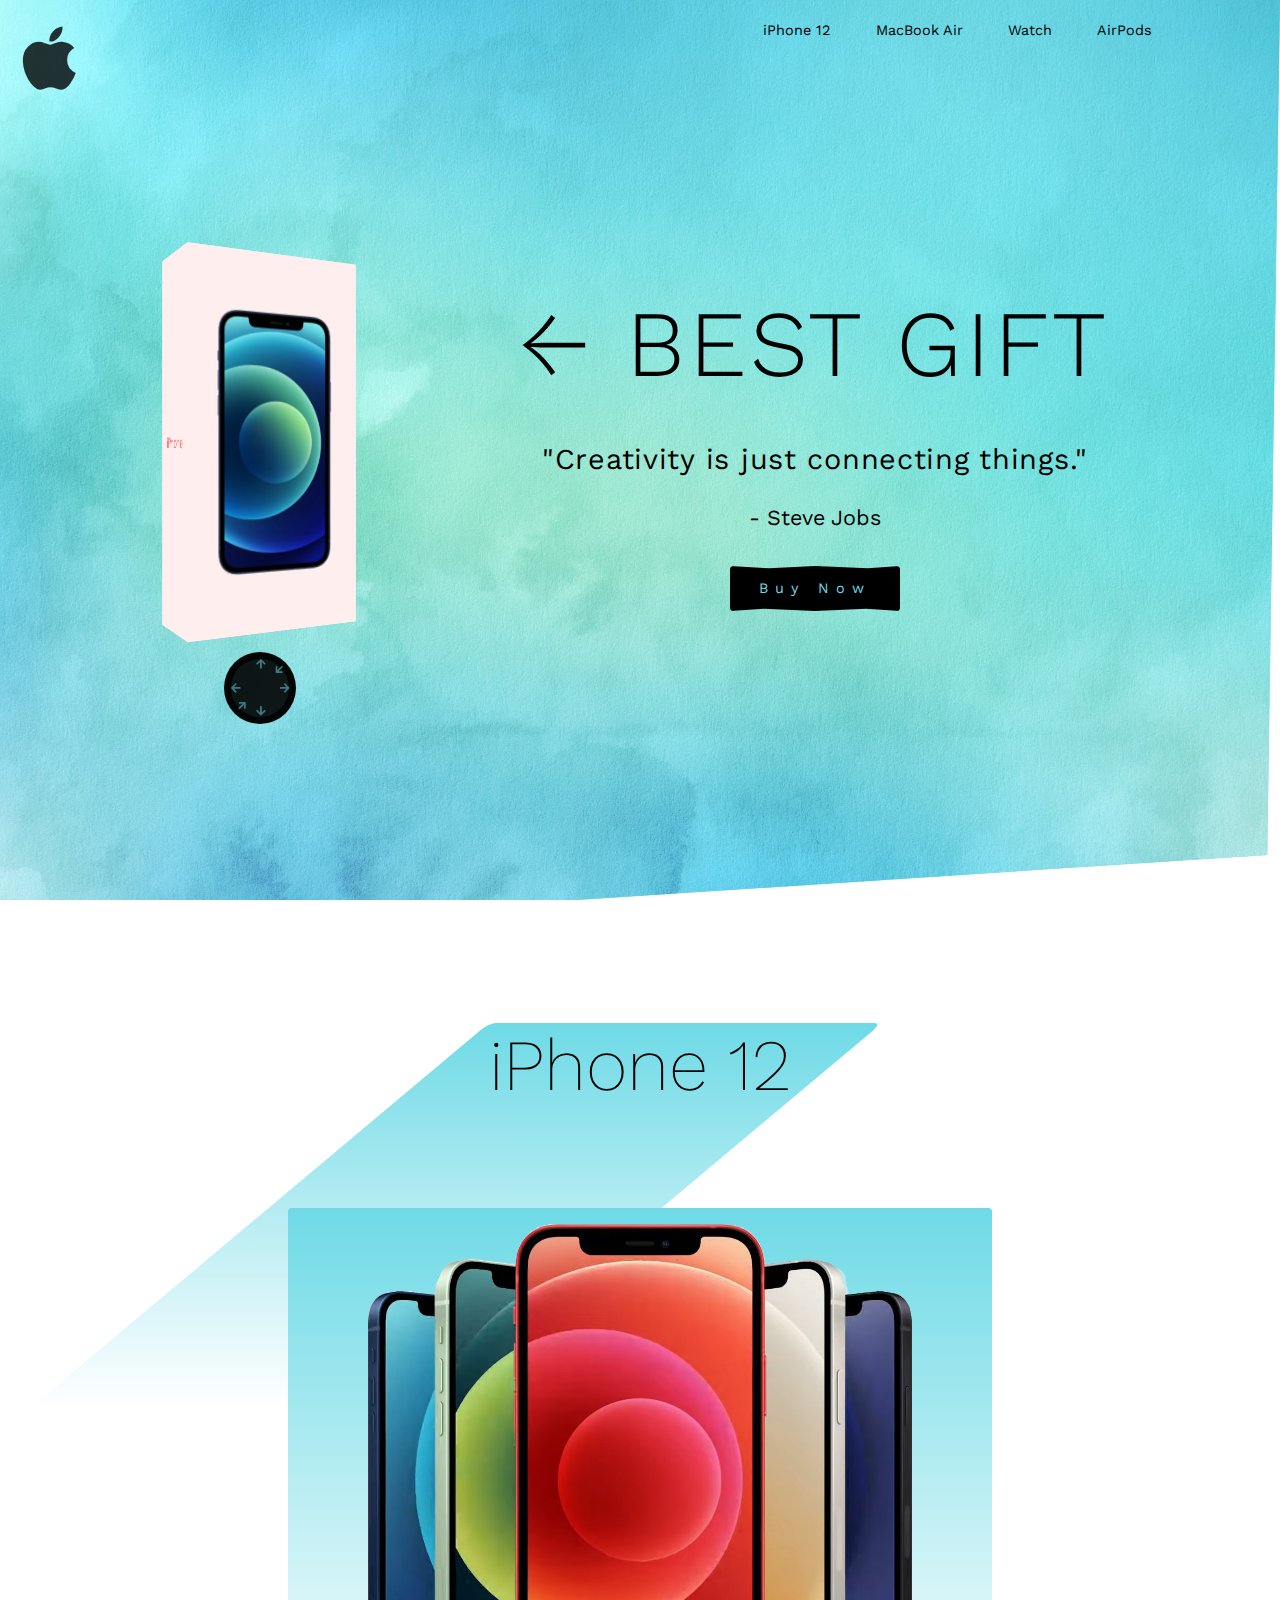
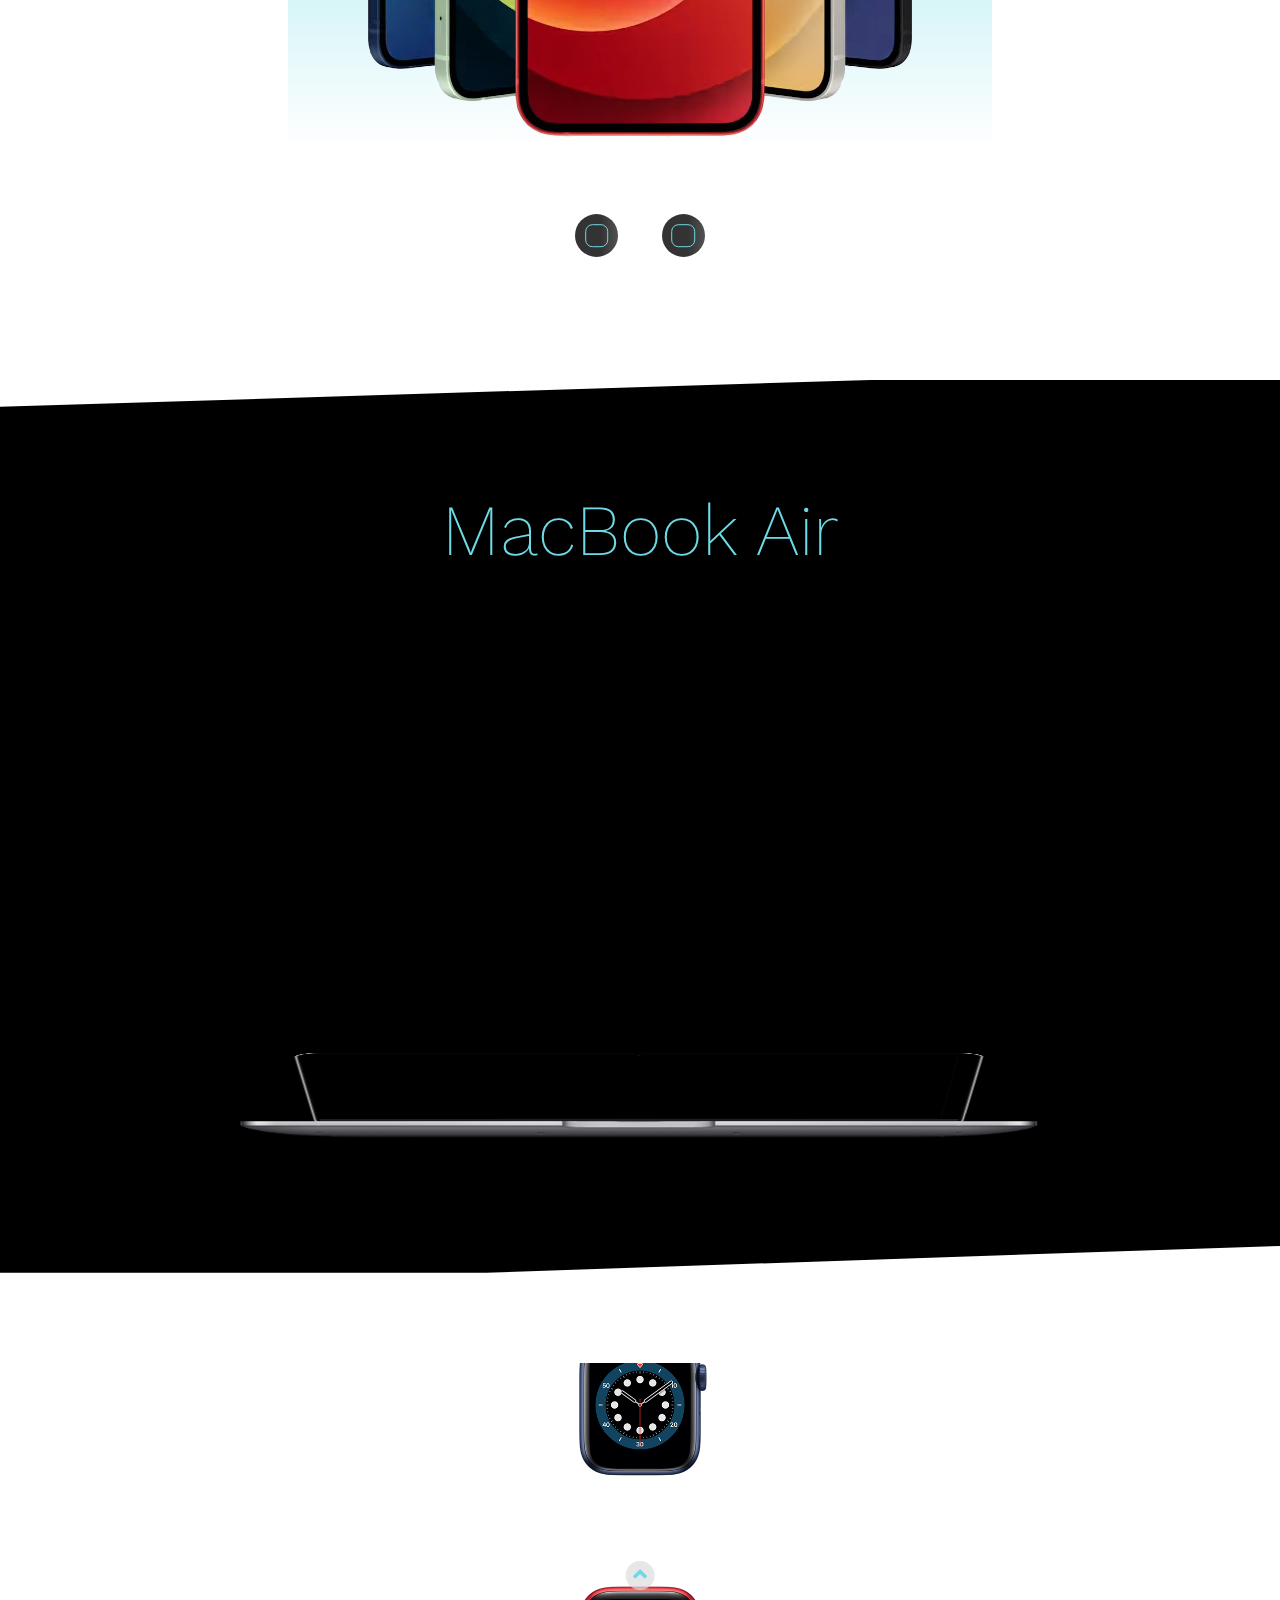
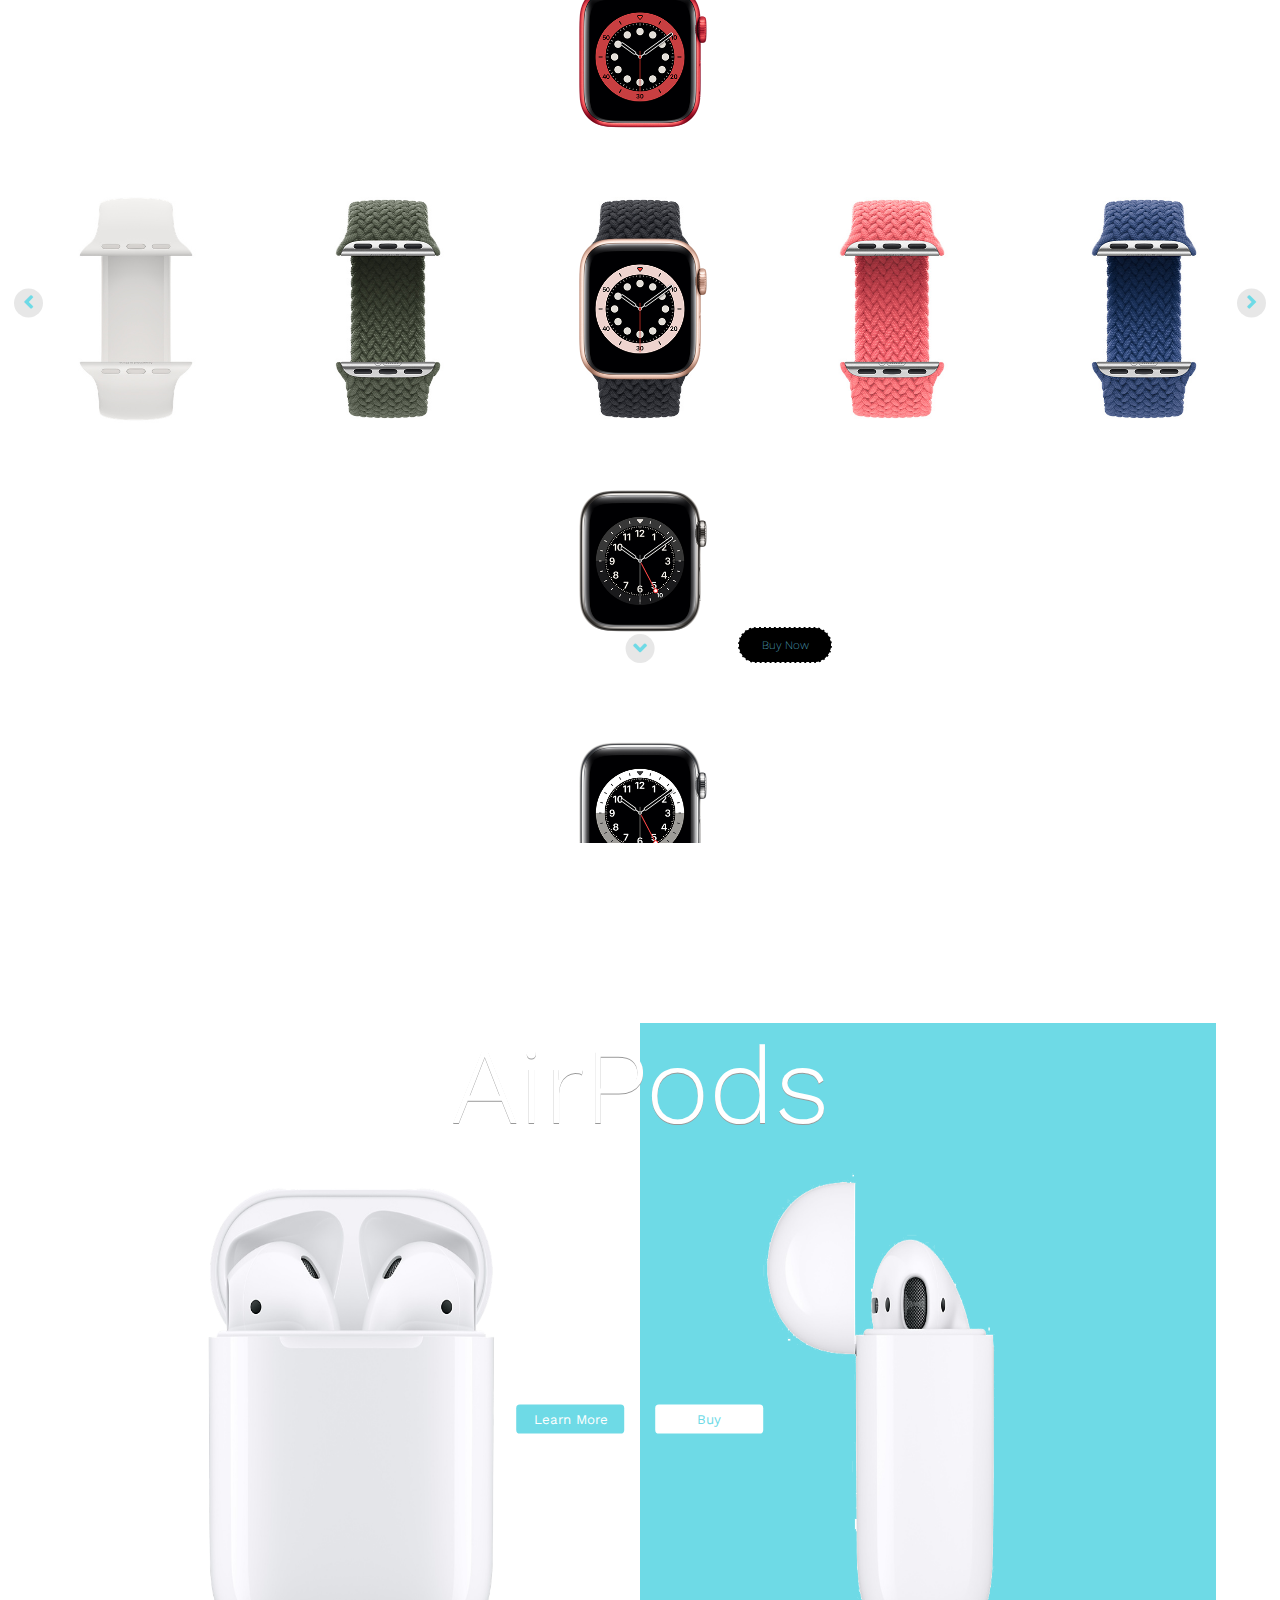
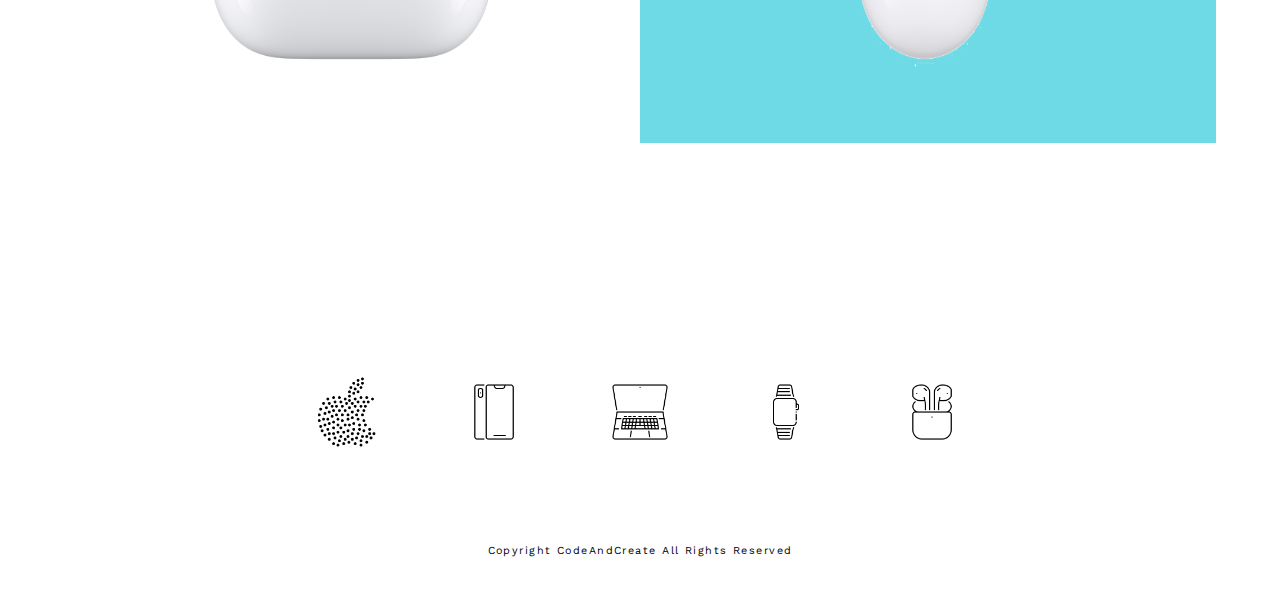
<file: index.html>
<!DOCTYPE html>
<html lang="en">
<head>
    <meta charset="UTF-8">
    <meta http-equiv="X-UA-Compatible" content="IE=edge">
    <meta name="viewport" content="width=device-width, initial-scale=1.0">
    <link href="https://fonts.googleapis.com/css2?family=Public+Sans:wght@200;400&display=swap" rel="stylesheet">
    <title>Apple eCommerce</title>
    <link rel="shortcut icon" href="images/Icons/home-icon.png">
    <link rel="stylesheet" href="https://cdnjs.cloudflare.com/ajax/libs/font-awesome/5.15.4/css/all.min.css">
    <link rel="stylesheet" href="scss/style.css">

</head>
<body>
    <header id="header-section">
        <div class="header">
            <!-- Logo -->
            <a href="#" class="logo">
                <i class="fab fa-apple"></i>
            </a>


            <!-- Navbar -->
            <nav class="navbar">
                <a href="#iphone-section" class="navbar-link">iPhone 12</a>
                <a href="#macbook-section" class="navbar-link">MacBook Air</a>
                <a href="#watch-section" class="navbar-link">Watch</a>
                <a href="#airpods-section" class="navbar-link">AirPods</a>
            </nav>

            <!-- Cube -->
            <div class="cube-wrapper">
                <div class="cube">
                    <div class="front-side">
                        <img src="images/iphone.png">
                    </div>
                    <div class="back-side flex-center">
                        <i class="fab fa-apple"></i>
                    </div>
                </div>

                <!-- Controls -->
                <div class="controls">
                    <a href="#" class="top-x-control">
                        <i class="fas fa-arrow-up"></i>
                    </a>
                    <a href="#" class="bottom-x-control">
                        <i class="fas fa-arrow-down"></i>
                    </a>
                    <a href="#" class="left-y-control">
                        <i class="fas fa-arrow-left"></i>
                    </a>
                    <a href="#" class="right-y-control">
                        <i class="fas fa-arrow-right"></i>
                    </a>
                    <a href="#" class="top-z-control">
                        <i class="fas fa-arrow-down"></i>
                    </a>
                    <a href="#" class="bottom-z-control">
                        <i class="fas fa-arrow-up"></i>
                    </a>
                </div>
            </div>

            <!-- Banner -->
            <div class="banner flex-center ">
                <h1>&#8592; Best Gift</h1>
                <p>"Creativity is just connecting things."</p>
                <span>- Steve Jobs</span>
                <button type="button">Buy Now</button>
            </div>

            <!-- Slideshow -->
            <div class="slideshow"></div>
        </div>
        
    </header>

    <section class="iphone" id="iphone-section">
        <h2 class="iphone__heading">
            iPhone 12
        </h2>

        <div class="iphone__imgs">
            <img src="images/iPhones/iphones-1-img.png" class="iphone-img-1" alt="">
            <img src="images/iPhones/iphones-2-img.png" class="iphone-img-2" alt="">
        </div>

        <div class="iphone__btns">
            <a href="#" class="iphone-btn">
                <span style="left: -20px;">Learn More</span>
            </a>
            <a href="#" class="iphone-btn">
                <span style="margin-left: 6px;">Shop</span>
            </a>
        </div>
    </section>

    <section class="macbook flex-center" id="macbook-section">
        <h2 class="macbook__heading">MacBook Air</h2>

        <div class="macbook__content flex-center">
            <img src="images/MacBook/macbook-screen.png" class="macbook-img-1">

            <img src="images/MacBook/macbook-keyboard.png" class="macbook-img-2">

            <div class="loading-wrapper">
                <div class="loading flex-center">
                    <i class="fab fa-apple"></i>
    
                    <div class="progress-bar"></div>
                </div>
            </div>
    
            <div class="info">
                <h3 class="info-heading">Light.Speed</h3>
    
                <p class="info-price">starting at $999</p>
    
                <button class="info-btn">Buy Now</button>
            </div>
        </div>
    </section>

    <section class="watches-section flex-center" id="watch-section">
        <div class="watches flex-center">
            <div class="watch-bands flex-center">
                <img src="images/watches/watch-band-1.jpg" class="watch-band-img">
                <img src="images/watches/watch-band-2.jpg" class="watch-band-img">
                <img src="images/watches/watch-band-3.jpg" class="watch-band-img">
                <img src="images/watches/watch-band-4.jpg" class="watch-band-img">
                <img src="images/watches/watch-band-5.jpg" class="watch-band-img">
                <img src="images/watches/watch-band-6.jpg" class="watch-band-img">
                <img src="images/watches/watch-band-7.jpg" class="watch-band-img">
                <img src="images/watches/watch-band-8.jpg" class="watch-band-img">
                <img src="images/watches/watch-band-9.jpg" class="watch-band-img">
            </div>

            <div class="watch-cases flex-center">
                <img src="images/watches/watch-case-1.png" class="watch-case-img">
                <img src="images/watches/watch-case-2.png" class="watch-case-img">
                <img src="images/watches/watch-case-3.png" class="watch-case-img">
                <img src="images/watches/watch-case-4.png" class="watch-case-img">
                <img src="images/watches/watch-case-5.png" class="watch-case-img">
                <img src="images/watches/watch-case-6.png" class="watch-case-img">
                <img src="images/watches/watch-case-7.png" class="watch-case-img">
                <img src="images/watches/watch-case-8.png" class="watch-case-img">
                <img src="images/watches/watch-case-9.png" class="watch-case-img">
            </div>

            <!-- Watch Control -->
            <a href="#" class="watch-control watch-top-control">
                <i class="fas fa-angle-up"></i>
            </a>
            <a href="#" class="watch-control watch-right-control">
                <i class="fas fa-angle-right"></i>
            </a>
            <a href="#" class="watch-control watch-bottom-control">
                <i class="fas fa-angle-down"></i>
            </a>
            <a href="#" class="watch-control watch-left-control">
                <i class="fas fa-angle-left"></i>
            </a>

            <!-- Watch Button -->
            <button class="watch-btn">Buy Now</button>
        </div>
    </section>

    <section class="airpods-section flex-center" id="airpods-section">
        <div class="airpods">
            <h2 class="airpods-heading">AirPods</h2>

            <img src="images/AirPods/airpods-1.png" class="airpods-img-1">
            <img src="images/AirPods/airpods-2.png" class="airpods-img-2">

            <div class="airpods-buttons">
                <button class="airpods-btn">Learn More</button>
                <button class="airpods-btn">Buy</button>
            </div>
        </div>
    </section>

    <section class="footer flex-center">
        <div class="footer-icons">
            <a href="#header-section" class="icon-link">
                <img src="images/Icons/home-icon.png">
            </a>

            <a href="#iphone-section" class="icon-link">
                <img src="images/Icons/iphone-icon.png">
            </a>

            <a href="#macbook-section" class="icon-link">
                <img src="images/Icons/macbook-icon.png">
            </a>

            <a href="#watch-section" class="icon-link">
                <img src="images/Icons/watch-icon.png">
            </a>

            <a href="#airpods-section" class="icon-link">
                <img src="images/Icons/airpods-icon.png">
            </a>
        </div>

        <p class="copyright">Copyright CodeAndCreate All Rights Reserved</p>
    </section>



    <script src="js/script.js"></script>
</body>
</html>
</file>
<file: scss/style.css>
@import url("https://fonts.googleapis.com/css2?family=Work+Sans:wght@100;200;300;400;500;600;700;800;900&display=swap");
* {
  margin: 0;
  padding: 0;
  -webkit-box-sizing: border-box;
          box-sizing: border-box;
  list-style-type: none;
  outline: none;
  text-decoration: none;
  font-family: 'Work Sans', sans-serif;
}

html {
  font-size: 48%;
  scroll-behavior: smooth;
}

.flex-center {
  display: -webkit-box;
  display: -ms-flexbox;
  display: flex;
  -webkit-box-pack: center;
      -ms-flex-pack: center;
          justify-content: center;
  -webkit-box-align: center;
      -ms-flex-align: center;
          align-items: center;
}

.header {
  width: 100%;
  height: 100vh;
  background-color: #6edae6;
  display: -webkit-box;
  display: -ms-flexbox;
  display: flex;
  -webkit-box-align: center;
      -ms-flex-align: center;
          align-items: center;
  -webkit-box-pack: space-evenly;
      -ms-flex-pack: space-evenly;
          justify-content: space-evenly;
  -webkit-clip-path: polygon(50% 0%, 100% 0, 99% 95%, 45% 100%, 0 100%, 0% 60%, 0 0);
          clip-path: polygon(50% 0%, 100% 0, 99% 95%, 45% 100%, 0 100%, 0% 60%, 0 0);
  position: relative;
}

.header .logo {
  position: absolute;
  top: 3rem;
  left: 3rem;
}

.header .logo i {
  font-size: 10rem;
  color: rgba(0, 0, 0, 0.8);
}

.header .navbar {
  position: absolute;
  top: 3rem;
  right: 10%;
}

.header .navbar .navbar-link {
  font-size: 2rem;
  display: inline-block;
  color: #000;
  -webkit-transition: -webkit-transform .5s;
  transition: -webkit-transform .5s;
  transition: transform .5s;
  transition: transform .5s, -webkit-transform .5s;
  margin: 0 3rem;
}

.header .navbar .navbar-link:nth-child(4) {
  margin-right: 0;
}

.header .navbar .navbar-link:hover {
  -webkit-transform: scale(1.5);
          transform: scale(1.5);
}

.header .cube-wrapper {
  -webkit-perspective: 100rem;
          perspective: 100rem;
}

.header .cube-wrapper .cube {
  width: 25rem;
  height: 50rem;
  -webkit-transform-style: preserve-3d;
          transform-style: preserve-3d;
  -webkit-transform: rotateX(0) rotateY(20deg) rotateZ(0);
          transform: rotateX(0) rotateY(20deg) rotateZ(0);
  position: relative;
  top: -1rem;
  -webkit-transition: -webkit-transform .5s;
  transition: -webkit-transform .5s;
  transition: transform .5s;
  transition: transform .5s, -webkit-transform .5s;
}

.header .cube-wrapper .cube .front-side,
.header .cube-wrapper .cube .back-side {
  width: 100%;
  height: 100%;
  background-color: #fee;
  position: absolute;
  -webkit-transform-style: preserve-3d;
          transform-style: preserve-3d;
  -webkit-box-shadow: inset .1rem .1rem .1rem #ddd, inset -.1rem -.1rem -.1rem #ddd;
          box-shadow: inset .1rem .1rem .1rem #ddd, inset -.1rem -.1rem -.1rem #ddd;
}

.header .cube-wrapper .cube .front-side {
  padding: 2.5rem;
  -webkit-transform: translateZ(5rem);
          transform: translateZ(5rem);
}

.header .cube-wrapper .cube .front-side::before, .header .cube-wrapper .cube .front-side::after {
  content: '';
  width: 100%;
  height: 10rem;
  background-color: #fee;
  position: absolute;
  -webkit-box-shadow: inset .1rem .1rem .1rem #ddd, inset -.1rem -.1rem -.1rem #ddd;
          box-shadow: inset .1rem .1rem .1rem #ddd, inset -.1rem -.1rem -.1rem #ddd;
}

.header .cube-wrapper .cube .front-side::before {
  top: 0;
  left: 0;
  -webkit-transform: rotateX(-90deg);
          transform: rotateX(-90deg);
  -webkit-transform-origin: top;
          transform-origin: top;
}

.header .cube-wrapper .cube .front-side::after {
  bottom: 0;
  left: 0;
  -webkit-transform: rotateX(90deg);
          transform: rotateX(90deg);
  -webkit-transform-origin: bottom;
          transform-origin: bottom;
}

.header .cube-wrapper .cube .front-side img {
  width: 100%;
  height: 100%;
  -o-object-fit: contain;
     object-fit: contain;
}

.header .cube-wrapper .cube .back-side {
  -webkit-transform: translateZ(-5rem);
          transform: translateZ(-5rem);
}

.header .cube-wrapper .cube .back-side::before, .header .cube-wrapper .cube .back-side::after {
  content: 'iPhone';
  width: 10rem;
  height: 100%;
  background-color: #fee;
  position: absolute;
  display: -webkit-box;
  display: -ms-flexbox;
  display: flex;
  -webkit-box-pack: center;
      -ms-flex-pack: center;
          justify-content: center;
  -webkit-box-align: center;
      -ms-flex-align: center;
          align-items: center;
  font-size: 2rem;
  font-weight: 300;
  color: #ec1919;
  -webkit-box-shadow: inset .1rem .1rem .1rem #ddd, inset -.1rem -.1rem -.1rem #ddd;
          box-shadow: inset .1rem .1rem .1rem #ddd, inset -.1rem -.1rem -.1rem #ddd;
}

.header .cube-wrapper .cube .back-side::before {
  top: 0;
  left: 0;
  -webkit-transform: rotateY(-90deg);
          transform: rotateY(-90deg);
  -webkit-transform-origin: left;
          transform-origin: left;
}

.header .cube-wrapper .cube .back-side::after {
  top: 0;
  right: 0;
  -webkit-transform: rotateY(90deg);
          transform: rotateY(90deg);
  -webkit-transform-origin: right;
          transform-origin: right;
}

.header .cube-wrapper .cube .back-side i {
  font-size: 12rem;
  color: #6edae6;
  text-shadow: .1rem .1rem .2rem #aaa, -.1rem -.1rem .2rem #aaa;
}

.header .cube-wrapper .controls {
  position: absolute;
  bottom: -13rem;
  left: 50%;
  -webkit-transform: translateX(-50%);
          transform: translateX(-50%);
  width: 10rem;
  height: 10rem;
  background-color: rgba(0, 0, 0, 0.9);
  border-radius: 50%;
  border: 1rem solid rgba(0, 0, 0, 0.8);
}

.header .cube-wrapper .controls a {
  position: absolute;
}

.header .cube-wrapper .controls a:nth-child(1) {
  top: 0;
  left: 50%;
  -webkit-transform: translateX(-50%);
          transform: translateX(-50%);
}

.header .cube-wrapper .controls a:nth-child(2) {
  bottom: 0;
  left: 50%;
  -webkit-transform: translateX(-50%);
          transform: translateX(-50%);
}

.header .cube-wrapper .controls a:nth-child(3) {
  top: 50%;
  left: 0;
  -webkit-transform: translateY(-50%);
          transform: translateY(-50%);
}

.header .cube-wrapper .controls a:nth-child(4) {
  top: 50%;
  right: 0;
  -webkit-transform: translateY(-50%);
          transform: translateY(-50%);
}

.header .cube-wrapper .controls a:nth-child(5) {
  top: 10%;
  right: 10%;
  -webkit-transform: rotate(45deg);
          transform: rotate(45deg);
}

.header .cube-wrapper .controls a:nth-child(6) {
  bottom: 10%;
  left: 10%;
  -webkit-transform: rotate(45deg);
          transform: rotate(45deg);
}

.header .cube-wrapper .controls i {
  font-size: 1.5rem;
  color: #6edae6;
  opacity: .5;
  -webkit-transition: opacity .4s;
  transition: opacity .4s;
}

.header .cube-wrapper .controls i:hover {
  opacity: 1;
}

.header .banner {
  -webkit-box-orient: vertical;
  -webkit-box-direction: normal;
      -ms-flex-direction: column;
          flex-direction: column;
}

.header .banner h1 {
  font-size: 13rem;
  font-weight: 300;
  text-transform: uppercase;
  letter-spacing: .5rem;
}

.header .banner p {
  font-size: 4rem;
  font-weight: 400;
  letter-spacing: .1rem;
  margin: 6rem 0 4rem 0;
}

.header .banner span {
  font-size: 3rem;
  margin-bottom: 5rem;
}

.header .banner button {
  padding: 2rem 4rem;
  font-size: 2rem;
  background-color: #000;
  color: #6edae6;
  font-weight: 400;
  letter-spacing: 1rem;
  border: none;
  border-radius: .5rem;
  cursor: pointer;
  -webkit-clip-path: polygon(50% 0%, 81% 5%, 100% 0, 100% 100%, 80% 95%, 50% 100%, 20% 95%, 0 100%, 0 0, 23% 5%);
          clip-path: polygon(50% 0%, 81% 5%, 100% 0, 100% 100%, 80% 95%, 50% 100%, 20% 95%, 0 100%, 0 0, 23% 5%);
  -webkit-transition: -webkit-clip-path .5s;
  transition: -webkit-clip-path .5s;
  transition: clip-path .5s;
  transition: clip-path .5s, -webkit-clip-path .5s;
}

.header .banner button:hover {
  -webkit-clip-path: polygon(40% 15%, 77% 15%, 100% 10%, 100% 90%, 75% 85%, 40% 85%, 30% 100%, 0 50%, 0 50%, 30% 0);
          clip-path: polygon(40% 15%, 77% 15%, 100% 10%, 100% 90%, 75% 85%, 40% 85%, 30% 100%, 0 50%, 0 50%, 30% 0);
}

.header .slideshow {
  width: 100%;
  height: 100%;
  position: absolute;
  top: 0;
  left: 0;
  z-index: -1;
}

.header .slideshow div {
  width: 100%;
  height: 100%;
  position: absolute;
  background-size: cover;
  background-position: center;
  background-repeat: no-repeat;
  opacity: 0;
  -webkit-transition: opacity 5s;
  transition: opacity 5s;
}

.header .slideshow div.change {
  opacity: 1;
}

.iphone {
  width: 100%;
  height: 120vh;
  padding: 10vh 0;
  display: -webkit-box;
  display: -ms-flexbox;
  display: flex;
  -webkit-box-orient: vertical;
  -webkit-box-direction: normal;
      -ms-flex-direction: column;
          flex-direction: column;
  -webkit-box-align: center;
      -ms-flex-align: center;
          align-items: center;
  -ms-flex-pack: distribute;
      justify-content: space-around;
}

.iphone__heading {
  font-size: 10rem;
  font-weight: 200;
  color: #000;
  position: relative;
  margin-bottom: 5rem;
}

.iphone__heading::before {
  content: '';
  width: 130%;
  height: 30vw;
  background-image: -webkit-gradient(linear, left top, left bottom, from(#6edae6), to(#fff));
  background-image: linear-gradient(#6edae6, #fff);
  position: absolute;
  top: 0;
  left: 0;
  -webkit-transform: skewX(-50deg);
          transform: skewX(-50deg);
  -webkit-transform-origin: left top;
          transform-origin: left top;
  z-index: -1;
  border-radius: 1rem;
}

.iphone__imgs {
  height: 60vh;
  width: 55vw;
  background-image: -webkit-gradient(linear, left top, left bottom, from(#6edae6), to(#fff));
  background-image: linear-gradient(#6edae6, #fff);
  border-radius: .5rem;
}

.iphone__imgs img {
  width: inherit;
  height: inherit;
  -o-object-fit: contain;
     object-fit: contain;
  position: absolute;
  -webkit-transition: opacity 3s;
  transition: opacity 3s;
}

.iphone__imgs .iphone-img-2 {
  opacity: 0;
}

.iphone__imgs:hover .iphone-img-2 {
  opacity: 1;
}

.iphone__imgs:hover .iphone-img-1 {
  opacity: 0;
}

.iphone__btns {
  display: -webkit-box;
  display: -ms-flexbox;
  display: flex;
}

.iphone__btns .iphone-btn {
  width: 6rem;
  height: 6rem;
  background-image: -webkit-gradient(linear, left top, right top, color-stop(60%, #333333), to(#525252));
  background-image: linear-gradient(to right, #333333 60%, #525252);
  margin: 0 3rem;
  border-radius: 50%;
  position: relative;
}

.iphone__btns .iphone-btn::after {
  content: '';
  width: 50%;
  height: 50%;
  display: block;
  border: .1rem solid #6edae6;
  border-radius: 1rem;
  position: absolute;
  top: 50%;
  left: 50%;
  -webkit-transform: translate(-50%, -50%);
          transform: translate(-50%, -50%);
}

.iphone__btns .iphone-btn span {
  position: absolute;
  top: -3rem;
  font-size: 1.6rem;
  font-weight: 400;
  text-transform: uppercase;
  letter-spacing: 0.1rem;
  color: #6edae6;
  width: -webkit-max-content;
  width: -moz-max-content;
  width: max-content;
  -webkit-transform: scale(0);
          transform: scale(0);
  -webkit-transition: -webkit-transform 0.5s;
  transition: -webkit-transform 0.5s;
  transition: transform 0.5s;
  transition: transform 0.5s, -webkit-transform 0.5s;
}

.iphone__btns .iphone-btn:hover span {
  -webkit-transform: scale(1);
          transform: scale(1);
}

.macbook {
  width: 100%;
  height: 100%;
  background-color: #000;
  -webkit-box-orient: vertical;
  -webkit-box-direction: normal;
      -ms-flex-direction: column;
          flex-direction: column;
  padding: 15rem 0;
  -webkit-clip-path: polygon(68% 0, 100% 0, 100% 97%, 38% 100%, 0 100%, 0 3%);
          clip-path: polygon(68% 0, 100% 0, 100% 97%, 38% 100%, 0 100%, 0 3%);
}

.macbook__heading {
  font-size: 10rem;
  font-weight: 200;
  color: #6edae6;
  margin-bottom: 15rem;
}

.macbook__content {
  width: 80%;
  -webkit-box-orient: vertical;
  -webkit-box-direction: normal;
      -ms-flex-direction: column;
          flex-direction: column;
  -webkit-perspective: 1000rem;
          perspective: 1000rem;
  position: relative;
}

.macbook__content img {
  width: inherit;
}

.macbook__content .macbook-img-1 {
  -webkit-transform: rotateX(-80deg);
          transform: rotateX(-80deg);
  -webkit-transform-origin: bottom;
          transform-origin: bottom;
}

.macbook__content .loading-wrapper {
  position: absolute;
  top: 3%;
  width: 60%;
  height: 85%;
  background: -webkit-gradient(linear, left top, left bottom, from(rgba(255, 255, 255, 0.6)), to(rgba(255, 255, 255, 0.6))), url(../images/MacBook/macbook-1-desktop.png) center no-repeat;
  background: linear-gradient(rgba(255, 255, 255, 0.6), rgba(255, 255, 255, 0.6)), url(../images/MacBook/macbook-1-desktop.png) center no-repeat;
  z-index: -1;
  opacity: 0;
}

.macbook__content .loading-wrapper .loading {
  width: 100%;
  height: 100%;
  position: absolute;
  left: 0;
  top: 0;
  background-color: #000;
  -webkit-box-orient: vertical;
  -webkit-box-direction: normal;
      -ms-flex-direction: column;
          flex-direction: column;
}

.macbook__content .loading-wrapper .loading i {
  font-size: 10rem;
  color: #fff;
  margin-bottom: 2rem;
}

.macbook__content .info {
  position: absolute;
  width: 70rem;
  text-align: center;
  opacity: 0;
}

.macbook__content .info-heading {
  font-size: 6rem;
  font-weight: 400;
  color: #6edae6;
}

.macbook__content .info-price {
  font-size: 2.5rem;
  font-weight: 200;
  margin: 3rem 0;
}

.macbook__content .info-btn {
  width: 25rem;
  height: 5rem;
  background-image: -webkit-gradient(linear, left top, left bottom, from(#ddd), to(#fff));
  background-image: linear-gradient(#ddd, #fff);
  border: none;
  border-radius: .5rem;
  -webkit-box-shadow: .1rem .1rem .1rem #fff, -.1rem -.1rem -.1rem #fff;
          box-shadow: .1rem .1rem .1rem #fff, -.1rem -.1rem -.1rem #fff;
  font-size: 1.5rem;
  font-weight: 500;
  letter-spacing: .2rem;
  color: #6edae6;
  cursor: pointer;
}

.progress-bar {
  width: 22rem;
  height: .3rem;
  background-color: #888;
  border-radius: 5rem;
  position: relative;
}

.progress-bar::after {
  content: '';
  position: absolute;
  top: 0;
  left: 0;
  width: 0;
  height: 100%;
  background-color: #fff;
}

.change .macbook-img-1 {
  -webkit-transform: rotateX(0);
          transform: rotateX(0);
  -webkit-transition: 3s;
  transition: 3s;
}

.change .loading-wrapper {
  opacity: 1;
  -webkit-transition: opacity 1s 2s;
  transition: opacity 1s 2s;
}

.change .loading {
  opacity: 0;
  -webkit-transition: 1s 5s;
  transition: 1s 5s;
}

.change .progress-bar::after {
  width: 100%;
  -webkit-transition: width 1s 3s;
  transition: width 1s 3s;
}

.change .info {
  opacity: 1;
  -webkit-transition: opacity 1s 6s;
  transition: opacity 1s 6s;
}

.watches-section {
  height: 140vh;
  padding: 10vh 0;
  -webkit-box-orient: vertical;
  -webkit-box-direction: normal;
      -ms-flex-direction: column;
          flex-direction: column;
  position: relative;
}

.watches-section .watches {
  position: relative;
  width: 100%;
  height: 100%;
  overflow: hidden;
}

.watches-section .watches > div {
  position: absolute;
}

.watches-section .watches .watch-bands {
  -webkit-transition: margin-right 1s;
  transition: margin-right 1s;
}

.watches-section .watches .watch-bands .watch-band-img {
  width: 35rem;
  height: 35rem;
  -o-object-fit: contain;
     object-fit: contain;
}

.watches-section .watches .watch-cases {
  -webkit-box-orient: vertical;
  -webkit-box-direction: normal;
      -ms-flex-direction: column;
          flex-direction: column;
  -webkit-transition: margin-top 1s;
  transition: margin-top 1s;
}

.watches-section .watches .watch-cases .watch-case-img {
  width: 35rem;
  height: 35rem;
  -o-object-fit: contain;
     object-fit: contain;
}

.watches-section .watches .watch-control {
  position: absolute;
  width: 4rem;
  height: 4rem;
  background-color: rgba(221, 221, 221, 0.7);
  border-radius: 5rem;
  display: -webkit-box;
  display: -ms-flexbox;
  display: flex;
  -webkit-box-pack: center;
      -ms-flex-pack: center;
          justify-content: center;
  -webkit-box-align: center;
      -ms-flex-align: center;
          align-items: center;
}

.watches-section .watches .watch-control i {
  font-size: 3rem;
  color: #6edae6;
}

.watches-section .watches .watch-top-control {
  top: 22vh;
  left: 50%;
  -webkit-transform: translateX(-50%);
          transform: translateX(-50%);
}

.watches-section .watches .watch-right-control {
  top: 50%;
  right: 2rem;
  -webkit-transform: translateY(-50%);
          transform: translateY(-50%);
}

.watches-section .watches .watch-bottom-control {
  left: 50%;
  bottom: 20vh;
  -webkit-transform: translateX(-50%);
          transform: translateX(-50%);
}

.watches-section .watches .watch-left-control {
  top: 50%;
  left: 2rem;
  -webkit-transform: translateY(-50%);
          transform: translateY(-50%);
}

.watches-section .watches .watch-btn {
  position: absolute;
  bottom: 20vh;
  right: 35%;
  width: 13rem;
  height: 5rem;
  background-color: #000;
  border: 0.1rem dashed #fff;
  color: #6edae6;
  border-radius: 4rem;
  font-size: 1.6rem;
  font-weight: 200;
  cursor: pointer;
}

.hideControl {
  opacity: 0;
  visibility: hidden;
}

.airpods-section {
  width: 100%;
  height: 100vh;
}

.airpods-section .airpods {
  width: 90%;
  height: 80%;
  display: -webkit-box;
  display: -ms-flexbox;
  display: flex;
  position: relative;
}

.airpods-section .airpods .airpods-heading {
  position: absolute;
  top: 0;
  left: 50%;
  -webkit-transform: translateX(-50%);
          transform: translateX(-50%);
  font-size: 15rem;
  font-weight: 300;
  color: #fff;
  text-shadow: .1rem .1rem 0 #999;
}

.airpods-section .airpods img {
  width: 50%;
  height: 100%;
}

.airpods-section .airpods .airpods-img-2 {
  background-color: #6edae6;
}

.airpods-section .airpods .airpods-buttons {
  position: absolute;
  top: 50%;
  left: 50%;
  -webkit-transform: translate(-50%, -50%);
          transform: translate(-50%, -50%);
  margin-top: 5rem;
}

.airpods-section .airpods .airpods-buttons .airpods-btn {
  width: 15rem;
  height: 4rem;
  background-color: #6edae6;
  margin: 0 2rem;
  border: none;
  border-radius: .5rem;
  color: #fff;
  cursor: pointer;
}

.airpods-section .airpods .airpods-buttons .airpods-btn:last-child {
  background-color: #fff;
  color: #6edae6;
}

.footer {
  width: 100%;
  height: 40vh;
  position: relative;
}

.footer .footer-icons .icon-link {
  margin: 0 5rem;
}

.footer .footer-icons .icon-link img {
  width: 10rem;
}

.footer .copyright {
  position: absolute;
  bottom: 5rem;
  font-size: 1.5rem;
  letter-spacing: .2rem;
}

@media (max-width: 1500px) {
  html {
    font-size: 45%;
  }
}

@media (max-width: 1100px) {
  html {
    font-size: 40%;
  }
  .navbar-link {
    font-weight: 700;
  }
  .header .banner h1 {
    font-size: 8rem;
  }
  .header .banner p {
    font-size: 3rem;
  }
  .watch-btn {
    right: 25%;
  }
}

@media (max-width: 900px) {
  .macbook .macbook__content {
    width: 90%;
  }
  .macbook .macbook__content .loading-wrapper {
    width: 70%;
  }
  .macbook .macbook__content .loading-wrapper .loading i {
    font-size: 6rem;
  }
  .airpods-section .airpods .airpods-heading {
    font-size: 12rem;
  }
}

@media (max-width: 700px) {
  .header
.logo {
    top: 0;
    left: 2rem;
  }
  .header
.logo i {
    font-size: 8rem;
  }
  .cube-wrapper {
    opacity: .7;
  }
  .cube-wrapper .cube {
    top: 3rem;
  }
  .cube-wrapper .controls {
    display: none;
  }
  .banner {
    position: absolute;
  }
  .banner h1 {
    position: relative;
    left: -5rem;
  }
  .banner h1::first-letter {
    visibility: hidden;
    opacity: 0;
  }
  .banner button:hover {
    -webkit-clip-path: polygon(50% 0%, 81% 5%, 100% 0, 100% 100%, 80% 95%, 50% 100%, 20% 95%, 0 100%, 0 0, 23% 5%);
            clip-path: polygon(50% 0%, 81% 5%, 100% 0, 100% 100%, 80% 95%, 50% 100%, 20% 95%, 0 100%, 0 0, 23% 5%);
  }
  .iphone__imgs {
    height: 70vh;
    width: 70vw;
    margin: 0 auto;
  }
  .watches-section .watches .watch-btn {
    right: 15%;
  }
  .airpods-section .airpods .airpods-img-1 {
    display: none;
  }
  .airpods-section .airpods .airpods-img-2 {
    width: 100%;
  }
  .airpods-section .airpods .airpods-buttons .airpods-btn {
    background-color: #fff;
    color: #6edae6;
    -webkit-box-shadow: .1rem .1rem .1rem #ddd;
            box-shadow: .1rem .1rem .1rem #ddd;
  }
  .footer .footer-icons .icon-link {
    margin: 0 2rem;
  }
}

@media (max-width: 550px) {
  .header .navbar .navbar-link {
    margin: 0 1.5rem;
  }
  .iphone__heading {
    font-size: 8rem;
  }
  .macbook .macbook__heading {
    font-size: 8rem;
  }
  .macbook .info .info-heading {
    font-size: 5rem;
  }
  .macbook .info .info-btn {
    width: 15rem;
    height: 3rem;
    font-size: 1.3rem;
  }
  .airpods-section .airpods .airpods-buttons {
    width: 50rem;
    text-align: center;
  }
  .footer .footer-icons .icon-link img {
    width: 8rem;
  }
}

@media (max-width: 450px) {
  html {
    font-size: 35%;
  }
  .header .logo {
    top: 10rem;
    left: 50%;
    -webkit-transform: translateX(-50%);
            transform: translateX(-50%);
  }
  .header .navbar {
    left: 50%;
    -webkit-transform: translateX(-50%);
            transform: translateX(-50%);
    width: -webkit-max-content;
    width: -moz-max-content;
    width: max-content;
  }
  .header .banner p {
    text-align: center;
  }
  .iphone .iphone__imgs {
    width: 75vw;
  }
  .macbook__heading {
    font-size: 6rem;
  }
  .macbook__content .info {
    width: 40rem;
  }
  .macbook__content .info-heading {
    font-size: 3rem;
  }
  .macbook__content .info-price {
    font-size: 2rem;
    font-weight: 300;
  }
  .macbook__content .info-btn {
    right: 5%;
  }
  .footer .footer-icons .icon-link img {
    width: 6rem;
  }
}
/*# sourceMappingURL=style.css.map */
</file>
